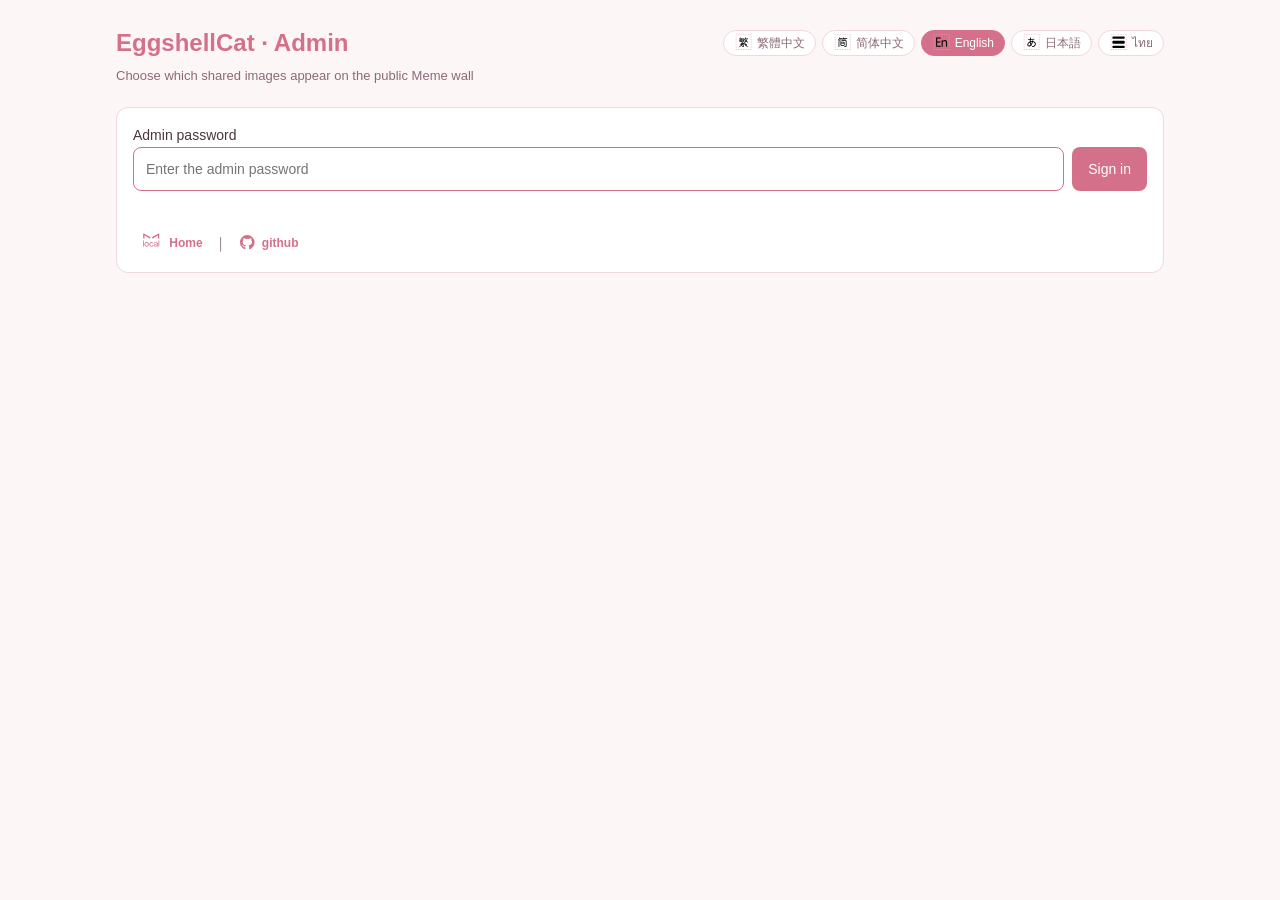
<file: admin/index.html>
<!--
	@author: [DaiEn]
	@Date: 2026-11-23
	@Correction: 2
	本次修正：支援五語系（i18n.js 獨立放在 /admin 內），標題右側放五個語言按鈕（圖示沿用主站 Emoji 字型），
	           窄螢幕時自動換行到標題下方
	上次修正：新增管理後台首頁（/admin/）—— 管理密碼登入、分享圖片「是否展示」開關
	注意：這頁不進搜尋引擎（meta robots noindex + robots.txt Disallow），也不對外宣傳
-->
<!DOCTYPE html>
<html lang="zh-Hant">
<head>
<meta charset="UTF-8">
<meta name="viewport" content="width=device-width, initial-scale=1.0">
<meta name="robots" content="noindex, nofollow">
<title>蛋殼喵 APNG 工具 — 管理後台</title>
<link rel="icon" type="image/png" href="../icon/favicon.png">
<link rel="stylesheet" href="../admin/admin.css">
</head>
<body>

<main class="ad-wrap">

	<header class="ad-head">
		<div class="ad-head-row">
			<h1 data-i18n="heading">蛋殼喵 · 管理後台</h1>

			<!-- 語言切換：圖示沿用主站（cat-214／213／215／216／239），靠右對齊 -->
			<nav class="ad-langs" aria-label="Language">
				<button class="ad-lang" data-lang="zh-TW" title="繁體中文">
					<small class="cat cat-214"></small><span>繁體中文</span>
				</button>
				<button class="ad-lang" data-lang="zh-CN" title="简体中文">
					<small class="cat cat-213"></small><span>简体中文</span>
				</button>
				<button class="ad-lang" data-lang="en" title="English">
					<small class="cat cat-215"></small><span>English</span>
				</button>
				<button class="ad-lang" data-lang="ja" title="日本語">
					<small class="cat cat-216"></small><span>日本語</span>
				</button>
				<button class="ad-lang" data-lang="th" title="ไทย">
					<small class="cat cat-239"></small><span>ไทย</span>
				</button>
			</nav>
		</div>

		<p class="ad-sub" data-i18n="subtitle">管理分享圖片要不要在前台的 Meme 牆展示</p>
	</header>

	<!-- ================= 登入 ================= -->
	<section id="adLogin" class="ad-card">
		<label for="adPassword" data-i18n="loginLabel">管理密碼</label>
		<div class="ad-row">
			<input id="adPassword" type="password" autocomplete="current-password"
			       data-i18n-ph="loginPh" placeholder="請輸入管理密碼">
			<button id="adLoginBtn" data-i18n="loginBtn">登入</button>
		</div>
		<p id="adLoginMsg" class="ad-msg"></p>
		<p class="ad-note">
			<a href="../" rel="noopener"><cat class="cat cat-089"></cat>&nbsp;Home</a>
			&nbsp;│&nbsp;
			<a href="https://github.com/egawadaien-design/eggshell-cat-apng-tool" target="_blank" rel="noopener"><cat class="cat cat-116"></cat>&nbsp;github</a>
		</p>
	</section>

	<!-- ================= 主面板 ================= -->
	<section id="adPanel" class="ad-panel" hidden>

		<div class="ad-toolbar">
			<div class="ad-tabs">
				<button class="ad-tab active" data-status="all" data-i18n="tabAll">全部</button>
				<button class="ad-tab" data-status="hidden" data-i18n="tabHidden">未展示</button>
				<button class="ad-tab" data-status="visible" data-i18n="tabVisible">已展示</button>
			</div>
			<div class="ad-tools">
				<span id="adCount" class="ad-count"></span>
				<button id="adReload" class="ad-ghost" data-i18n="reload">重新整理</button>
				<button id="adLogout" class="ad-ghost" data-i18n="logout">登出</button>
			</div>
		</div>

		<p id="adStatus" class="ad-msg"></p>
		<div id="adGrid" class="ad-grid"></div>

		<div class="ad-pager">
			<button id="adPrev" class="ad-ghost" data-i18n="prev">上一頁</button>
			<span id="adPageInfo"></span>
			<button id="adNext" class="ad-ghost" data-i18n="next">下一頁</button>
		</div>

		<p class="ad-note" data-i18n="note">「已展示」＝ 前台 Meme 牆看得到；新上傳的圖片預設是未展示，要在這裡打開才會出現。</p>
		<p class="ad-note">
			<a href="../" rel="noopener"><cat class="cat cat-089"></cat>&nbsp;Home</a>
			&nbsp;│&nbsp;
			<a href="https://github.com/egawadaien-design/eggshell-cat-apng-tool" target="_blank" rel="noopener"><cat class="cat cat-116"></cat>&nbsp;github</a>
		</p>
	</section>

</main>

<script src="../admin/i18n.js"></script>
<script src="../admin/admin.js"></script>
</body>
</html>
</file>
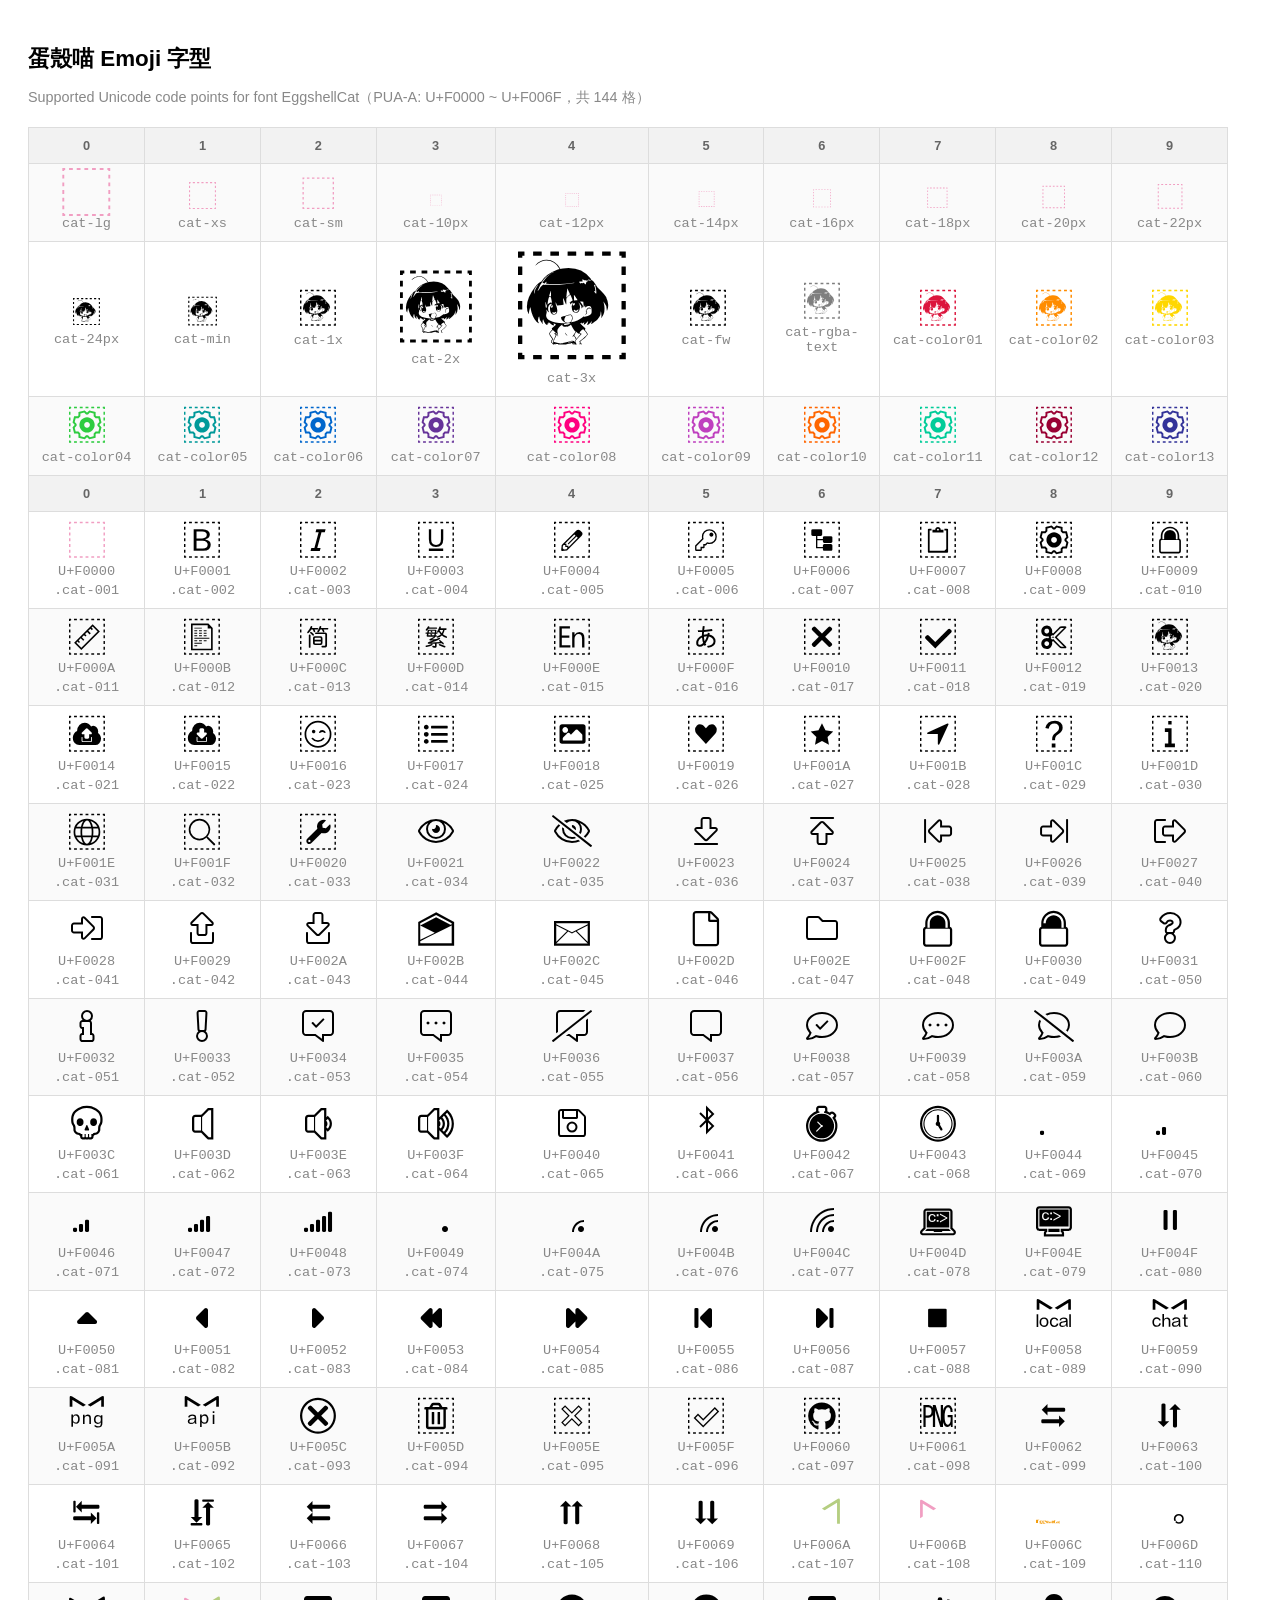
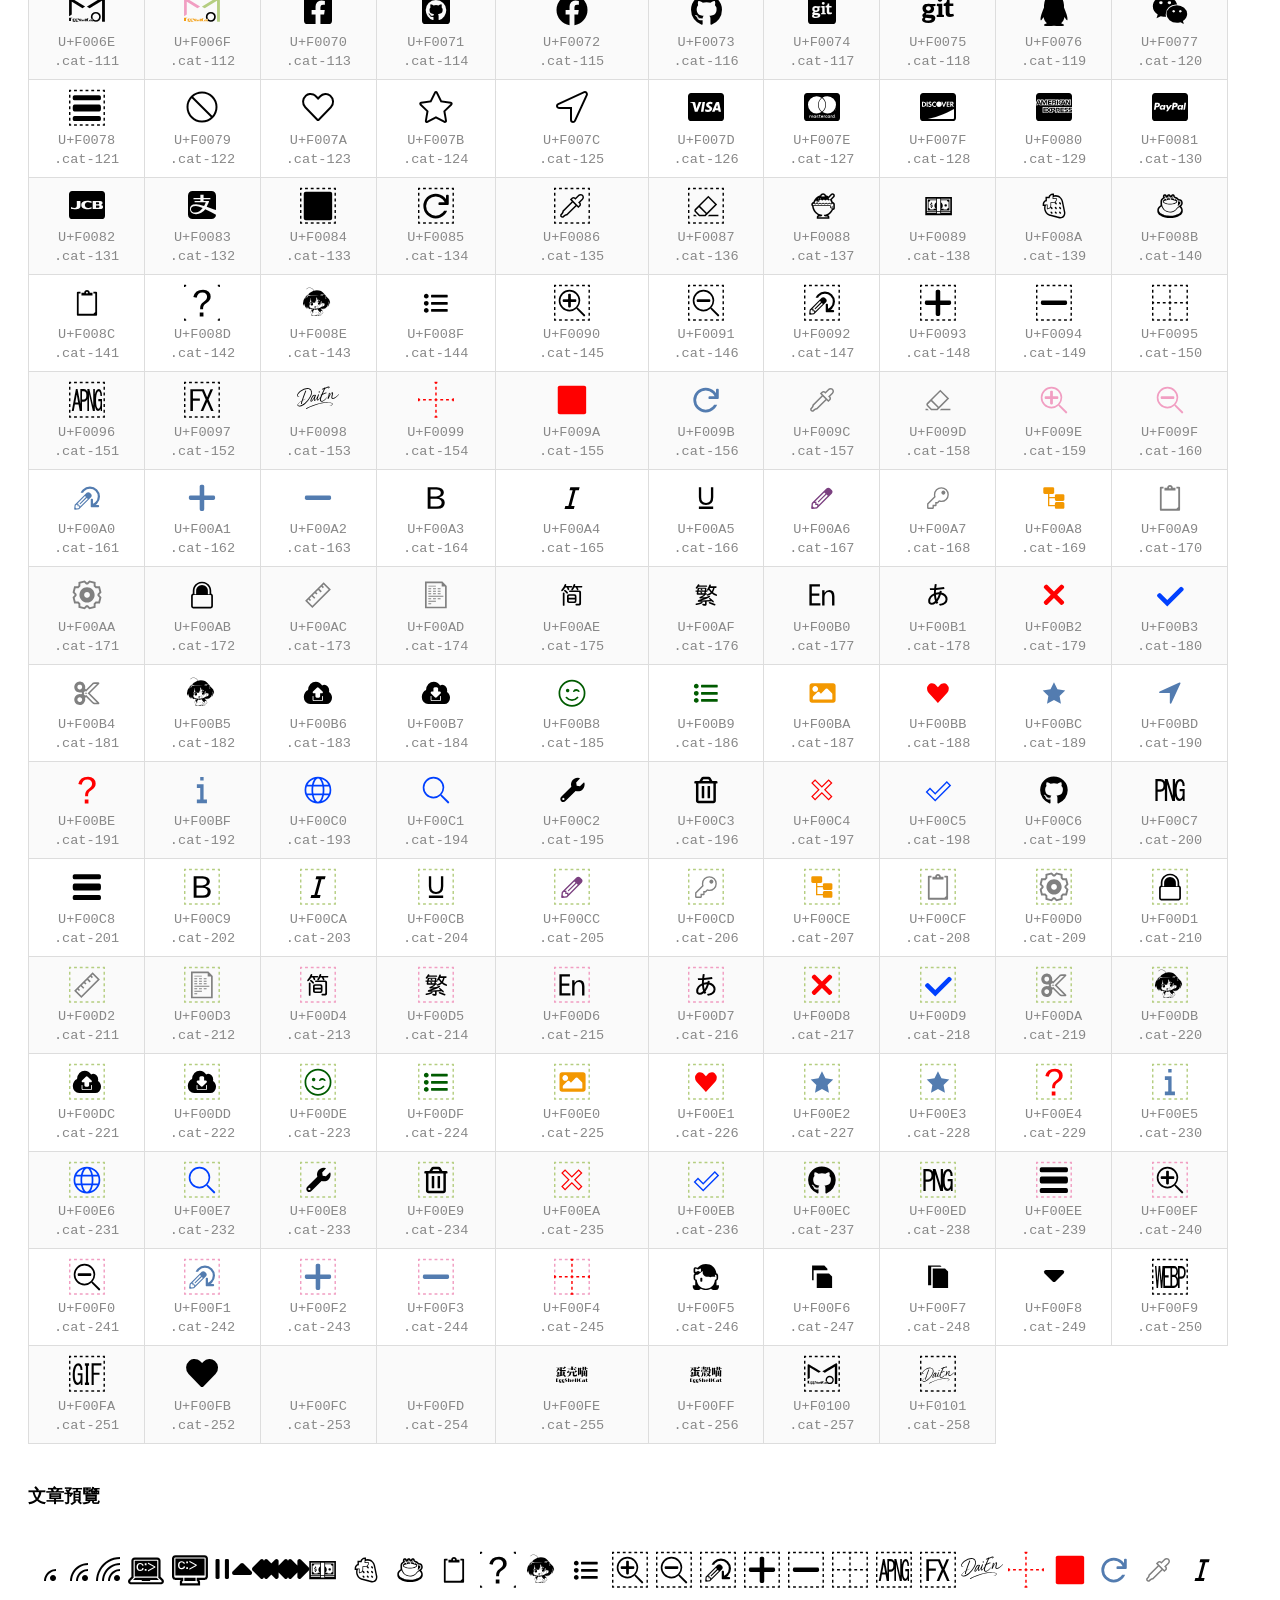
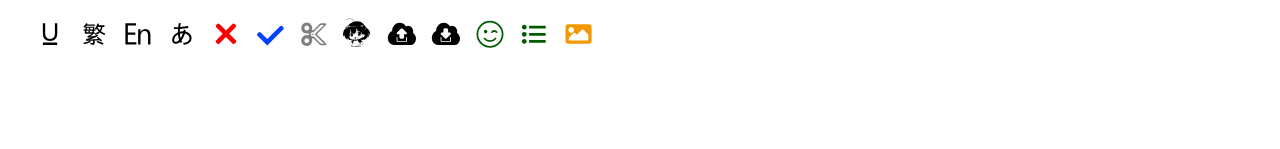
<file: webfonts/EggshellCatEmoji.html>
<!DOCTYPE html>
<html class="no-js">

<head>
	<meta http-equiv="Content-Type" content="text/html; charset=UTF-8">
	<meta name="description" content="蛋殼喵 Emoji 字型展示">
	<meta name="viewport" content="width=device-width, initial-scale=1">
	<meta name="robots" content="all,follow">
	<title>蛋殼喵 Emoji</title>
	<link href="font.css" rel="stylesheet" type="text/css">
	<link href="../icon/favicon.png" rel="shortcut icon" type="image/x-icon" />
	<style>
		body {
			font-family: sans-serif;
			padding: 20px;
		}
		h1 {
			font-size: 1.4rem;
			margin-bottom: 4px;
		}
		p.desc {
			color: #888;
			font-size: .9rem;
			margin-bottom: 20px;
		}
		table {
			border-collapse: collapse;
			width: 100%;
			max-width: 1200px;
		}
		th, td {
			border: 1px solid #ddd;
			padding: 10px;
			text-align: center;
			font-size: 2rem;
			width: 10%;
		}
		th {
			background-color: #f2f2f2;
			font-size: .8rem;
			color: #666;
		}
		tr:nth-child(even) td {
			background-color: #fafafa;
		}
		.code-label {
			display: block;
			font-size: .85rem;
			color: #888;
			margin-top: 4px;
			font-family: monospace;
		}
		.preview {
			margin-top: 30px;
			font-size: 2rem;
			line-height: 2;
		}
	</style>
</head>

<body>
	<h1>蛋殼喵 Emoji 字型</h1>
	<p class="desc">Supported Unicode code points for font EggshellCat（PUA-A: U+F0000 ~ U+F006F，共 144 格）</p>

	<table>
		<thead>
			<tr>
				<th>0</th>
				<th>1</th>
				<th>2</th>
				<th>3</th>
				<th>4</th>
				<th>5</th>
				<th>6</th>
				<th>7</th>
				<th>8</th>
				<th>9</th>
			</tr>
			<tr>
				<td><span class="cat cat-lg cat-001"></span><span class="code-label">cat-lg</span></td>
				<td><span class="cat cat-xs cat-001"></span><span class="code-label">cat-xs</span></td>
				<td><span class="cat cat-sm cat-001"></span><span class="code-label">cat-sm</span></td>
				<td><span class="cat cat-10px cat-001"></span><span class="code-label">cat-10px</span></td>
				<td><span class="cat cat-12px cat-001"></span><span class="code-label">cat-12px</span></td>
				<td><span class="cat cat-14px cat-001"></span><span class="code-label">cat-14px</span></td>
				<td><span class="cat cat-16px cat-001"></span><span class="code-label">cat-16px</span></td>
				<td><span class="cat cat-18px cat-001"></span><span class="code-label">cat-18px</span></td>
				<td><span class="cat cat-20px cat-001"></span><span class="code-label">cat-20px</span></td>
				<td><span class="cat cat-22px cat-001"></span><span class="code-label">cat-22px</span></td>
			</tr>
			<tr>
				<td><span class="cat cat-24px cat-020"></span><span class="code-label">cat-24px</span></td>
				<td><span class="cat cat-min cat-020"></span><span class="code-label">cat-min</span></td>
				<td><span class="cat cat-1x cat-020"></span><span class="code-label">cat-1x</span></td>
				<td><span class="cat cat-2x cat-020"></span><span class="code-label">cat-2x</span></td>
				<td><span class="cat cat-3x cat-020"></span><span class="code-label">cat-3x</span></td>
				<td><span class="cat cat-fw cat-020"></span><span class="code-label">cat-fw</span></td>
				<td><span class="cat cat-rgba-text cat-020"></span><span class="code-label">cat-rgba-text</span></td>
				<td><span class="cat cat-color01 cat-020"></span><span class="code-label">cat-color01</span></td>
				<td><span class="cat cat-color02 cat-020"></span><span class="code-label">cat-color02</span></td>
				<td><span class="cat cat-color03 cat-020"></span><span class="code-label">cat-color03</span></td>
			</tr>
			<tr>
				<td><span class="cat cat-color04 cat-009"></span><span class="code-label">cat-color04</span></td>
				<td><span class="cat cat-color05 cat-009"></span><span class="code-label">cat-color05</span></td>
				<td><span class="cat cat-color06 cat-009"></span><span class="code-label">cat-color06</span></td>
				<td><span class="cat cat-color07 cat-009"></span><span class="code-label">cat-color07</span></td>
				<td><span class="cat cat-color08 cat-009"></span><span class="code-label">cat-color08</span></td>
				<td><span class="cat cat-color09 cat-009"></span><span class="code-label">cat-color09</span></td>
				<td><span class="cat cat-color10 cat-009"></span><span class="code-label">cat-color10</span></td>
				<td><span class="cat cat-color11 cat-009"></span><span class="code-label">cat-color11</span></td>
				<td><span class="cat cat-color12 cat-009"></span><span class="code-label">cat-color12</span></td>
				<td><span class="cat cat-color13 cat-009"></span><span class="code-label">cat-color13</span></td>
			</tr>
			<tr>
				<th>0</th>
				<th>1</th>
				<th>2</th>
				<th>3</th>
				<th>4</th>
				<th>5</th>
				<th>6</th>
				<th>7</th>
				<th>8</th>
				<th>9</th>
			</tr>
		</thead>
		<tbody id="grid"></tbody>
	</table>

	<h2 style="margin-top:40px; font-size:1.1rem;">文章預覽</h2>
	<div class="preview" id="preview"></div>

	<script>
		// 總格數：144 格（cat-001 ~ cat-112，對應 U+F0000 ~ U+F006F）
		const TOTAL = 258;
		const GRID = document.getElementById('grid');
		const PREVIEW = document.getElementById('preview');

		for (let i = 0; i < TOTAL; i++) {
			// 每 10 格換一行
			if (i % 10 === 0) {
				var tr = document.createElement('tr');
				GRID.appendChild(tr);
			}
			var tr = GRID.lastElementChild;
			var td = document.createElement('td');
			var num = String(i + 1).padStart(3, '0');
			var code = 'F' + i.toString(16).toUpperCase().padStart(4, '0');
			td.innerHTML = '<span class="cat cat-' + num + '"></span><span class="code-label">U+' + code + '</span><span class="code-label">.cat-' + num + '</span>';
			tr.appendChild(td);
		}

		// 預覽：隨便挑幾格排成一句
		var previewList = [75, 76, 77, 78, 79, 80, 81, 82, 83, 84, 85, 138, 139, 140, 141, 142, 143, 144, 145, 146, 147, 148, 149, 150, 151, 152, 153, 154, 155, 156, 157, 165, 166, 176, 177, 178, 179, 180, 181, 182, 183, 184, 185, 186, 187];
		previewList.forEach(function (n) {
			var s = document.createElement('span');
			s.className = 'cat cat-' + String(n).padStart(3, '0');
			PREVIEW.appendChild(s);
		});
	</script>
</body>

</html>
</file>
<file: admin/admin.css>
/*
	@author: [DaiEn]
	@Date: 2026-11-24
	@Correction: 4
	本次修正：卡片底部改成「兩顆一排」的 .ad-actions（展示開關＋刪除），並新增 .ad-btn-del
	          ——刪除用白底紅字外框，不跟主動作搶色，也避免誤按時看不出哪顆是危險操作
	上次修正：補「Home／GitHub」超連結樣式（圖示＋膠囊底色＋hover／focus-visible），
	          並補上 cat-089／cat-116 兩顆圖示碼位
	上次修正：標題列改成 flex（語言鈕靠右、窄螢幕自動換行到標題下方）；
	          自行宣告 CatEmoji 字型與 5 個語言圖示（不載入主站 apng.css，避免它的全域規則污染後台）
	          新增管理後台（/admin/）樣式——沿用站台的粉色系（#d4708a）與下載鈕的深綠（rgb(20,100,80)）
	          版面刻意做得樸素：這是只給自己用的後台，不共用 apng.css（免得主站改樣式時被牽動）
*/

:root {
	--pink: #d4708a;
	--pink-dark: #c06078;
	--green: rgb(20, 100, 80);
	--green-dark: rgb(14, 75, 60);
	--bg: #fdf6f7;
	--line: #f0d8de;
	--text: #4a3540;
	--muted: #8a6a78;
}

* { box-sizing: border-box; }

body {
	margin: 0;
	background: var(--bg);
	color: var(--text);
	font-family: -apple-system, "Segoe UI", "Microsoft JhengHei", "PingFang TC", sans-serif;
	font-size: 14px;
	line-height: 1.6;
}

.ad-wrap {
	max-width: 1080px;
	margin: 0 auto;
	padding: 24px 16px 64px;
}

/* 標題列：標題靠左、語言鈕靠右；窄了就自動換行（語言鈕整組掉到標題下方） */
.ad-head-row {
	display: flex;
	align-items: center;
	justify-content: space-between;
	gap: 8px 16px;
	flex-wrap: wrap;
	margin-bottom: 4px;
}

.ad-head h1 {
	margin: 0;
	font-size: 24px;
	color: var(--pink);
}

/* 語言切換：五顆按鈕橫向並排 */
.ad-langs {
	display: flex;
	gap: 6px;
	flex-wrap: wrap;
	justify-content: flex-end;
	margin-left: auto;      /* 撐到最右邊，就算 h1 很短也不會擠在中間 */
}

.ad-lang {
	display: inline-flex;
	align-items: center;
	gap: 4px;
	padding: 5px 10px;
	font-size: 12px;
	line-height: 1.2;
	background: #fff;
	color: var(--muted);
	border: 1px solid var(--line);
	border-radius: 999px;
}
.ad-lang:hover { background: #fbeef1; color: var(--pink); border-color: #f2c9d3; }
.ad-lang.active {
	background: var(--pink);
	border-color: var(--pink);
	color: #fff;
}
.ad-lang .cat { font-size: 14px; }

.ad-sub { margin: 0 0 20px; color: var(--muted); font-size: 13px; }

/* 卡片 */
.ad-card {
	background: #fff;
	border: 1px solid var(--line);
	border-radius: 12px;
	padding: 16px;
}

.ad-note { margin: 12px 0 0; color: var(--muted); font-size: 12px; }

/* 註解列／頁尾的超連結（Home、GitHub）：做成「圖示＋文字」的小膠囊，
   不然純 <a> 會是瀏覽器預設的藍字加底線，跟站台的粉色系完全不搭 */
.ad-note a {
	display: inline-flex;
	align-items: center;
	gap: 4px;
	padding: 3px 8px;
	border-radius: 999px;
	color: var(--pink);
	text-decoration: none;
	font-weight: 600;
	line-height: 1.6;
	transition: background .15s, color .15s;
}
.ad-note a:hover { background: #fbeef1; color: var(--pink-dark); }

/* 鍵盤 Tab 到時也要看得到焦點（預設 outline 被 border-radius 切掉，自己畫一圈） */
.ad-note a:focus-visible {
	outline: 2px solid var(--pink);
	outline-offset: 2px;
	background: #fbeef1;
}

/* 連結裡的 icon：固定 15px（12px 文字旁邊 14px 會顯得偏小），垂直置中交給上面的 inline-flex */
.ad-note a .cat { font-size: 15px; line-height: 1; }

/* 按鈕 */
button {
	font: inherit;
	cursor: pointer;
	border: none;
	border-radius: 8px;
	padding: 9px 16px;
	background: var(--pink);
	color: #fff;
	transition: background .15s;
}
button:hover { background: var(--pink-dark); }
button:disabled { background: #d8b8c2; cursor: not-allowed; }

.ad-ghost {
	background: #fff;
	color: var(--muted);
	border: 1px solid var(--line);
	padding: 6px 12px;
	font-size: 13px;
}
.ad-ghost:hover { background: #fbeef1; color: var(--pink); }

/* 登入 */
.ad-row { display: flex; gap: 8px; flex-wrap: wrap; }
.ad-row input {
	flex: 1 1 240px;
	min-width: 0;
	padding: 10px 12px;
	font: inherit;
	border: 1px solid var(--line);
	border-radius: 8px;
	outline: none;
}
.ad-row input:focus { border-color: var(--pink); }

.ad-msg { margin: 10px 0 0; min-height: 18px; font-size: 13px; }
.ad-msg-err { color: #c0392b; }
.ad-msg-ok { color: var(--green); }

/* 工具列 */
.ad-toolbar {
	display: flex;
	justify-content: space-between;
	align-items: center;
	gap: 12px;
	flex-wrap: wrap;
	margin-bottom: 12px;
}

.ad-tabs { display: flex; gap: 6px; }
.ad-tab {
	background: #fff;
	color: var(--muted);
	border: 1px solid var(--line);
	padding: 6px 14px;
	font-size: 13px;
}
.ad-tab:hover { background: #fbeef1; color: var(--pink); }
.ad-tab.active {
	background: var(--pink);
	border-color: var(--pink);
	color: #fff;
}

.ad-tools { display: flex; align-items: center; gap: 8px; }
.ad-count { color: var(--muted); font-size: 13px; }

/* 圖片格 */
.ad-grid {
	display: grid;
	grid-template-columns: repeat(auto-fill, minmax(240px, 1fr));
	gap: 12px;
}

.ad-item {
	display: flex;
	flex-direction: column;
	padding: 10px;
	gap: 10px;
}
/* 未展示的用虛線框提醒「這張前台看不到」 */
.ad-off { border-style: dashed; }

.ad-thumb {
	position: relative;
	display: block;
	width: 100%;
	aspect-ratio: 1 / 1;
	border-radius: 8px;
	overflow: hidden;
	background:
		linear-gradient(45deg, #eee 25%, transparent 25%, transparent 75%, #eee 75%) 0 0 / 16px 16px,
		linear-gradient(45deg, #eee 25%, transparent 25%, transparent 75%, #eee 75%) 8px 8px / 16px 16px,
		#fff;
}
.ad-thumb img {
	width: 100%;
	height: 100%;
	object-fit: contain;
	display: block;
}

.ad-badge {
	position: absolute;
	top: 6px;
	left: 6px;
	padding: 2px 8px;
	border-radius: 999px;
	font-size: 11px;
	color: #fff;
	background: #b07d8d;
}
.ad-on .ad-badge { background: var(--green); }

.ad-info { display: flex; flex-direction: column; gap: 4px; }
.ad-title { font-weight: 600; word-break: break-word; }
.ad-line { font-size: 12px; color: var(--muted); }
.ad-tags { color: var(--pink); }
.ad-id { font-family: ui-monospace, Consolas, monospace; }

.ad-info button { margin-top: 6px; font-size: 13px; padding: 8px 12px; }
.ad-btn-show { background: var(--green); }
.ad-btn-show:hover { background: var(--green-dark); }
.ad-btn-hide { background: #b07d8d; }
.ad-btn-hide:hover { background: #96636f; }

/* 卡片底部兩顆動作鈕：展示開關＋刪除排成一列（單獨一顆時就整條寬，跟原本一樣） */
.ad-actions { display: flex; gap: 8px; margin-top: 6px; }
.ad-actions button { margin-top: 0; flex: 1 1 0; }

/* 刪除：白底紅字外框。後台唯一的破壞性操作，刻意不用實心色，
   避免跟「放到前台展示」這顆綠色主動作搶眼，也降低誤點的機率 */
.ad-btn-del {
	background: #fff;
	color: #c0392b;
	border: 1px solid #f2c9d3;
	font-size: 13px;
	padding: 8px 12px;
}
.ad-btn-del:hover { background: #fdecea; color: #a52a1e; border-color: #e8b4ad; }
.ad-btn-del:disabled { background: #faf5f6; color: #c9a9b3; border-color: #f0dde3; }

/* 分頁 */
.ad-pager {
	display: flex;
	justify-content: center;
	align-items: center;
	gap: 12px;
	margin-top: 18px;
	color: var(--muted);
	font-size: 13px;
}

/* ===== 蛋殼喵 Emoji 字型（語言圖示用；從主站 apng.css 搬最小一組過來） =====
   路徑從 /admin/admin.css 出發 → ../webfonts/ 就是主站的字型資料夾 */
@font-face {
	font-family: 'CatEmoji';
	font-style: normal;
	font-display: block;
	src: url(../webfonts/EggshellCat.woff) format("woff"),
		url(../webfonts/EggshellCat.ttf) format("truetype");
}

.cat {
	font-family: 'CatEmoji', sans-serif;
	-moz-osx-font-smoothing: grayscale;
	-webkit-font-smoothing: antialiased;
	display: inline-block;
	font-style: normal;
	font-weight: 300;
	font-variant: normal;
	text-rendering: auto;
	line-height: 1;
}

/* 圖示碼位：cat-089／116 給超連結用；cat-213~239 是五個語言鈕（編號與主站 index.html 一致） */
.cat-089:before { content: "\F0058"; }   /* Home */
.cat-116:before { content: "\F0073"; }   /* GitHub */
.cat-213:before { content: "\F00D4"; }   /* 简体中文 */
.cat-214:before { content: "\F00D5"; }   /* 繁體中文 */
.cat-215:before { content: "\F00D6"; }   /* English */
.cat-216:before { content: "\F00D7"; }   /* 日本語 */
.cat-239:before { content: "\F00EE"; }   /* ไทย */

/* 手機 */
@media (max-width: 560px) {
	.ad-wrap { padding: 16px 10px 48px; }
	.ad-head h1 { font-size: 20px; }
	.ad-grid { grid-template-columns: 1fr; }
	.ad-toolbar { align-items: flex-start; }

	/* 窄螢幕：語言鈕整組移到標題下方，靠左排 */
	.ad-head-row { align-items: flex-start; }
	.ad-langs {
		width: 100%;
		margin-left: 0;
		margin-top: 8px;
		justify-content: flex-start;
	}
}
</file>
<file: webfonts/font.css>
/* ============================================================
   蛋殼喵 Emoji 字型樣式
   @author: DaiEn
   @Date: 2026-11-23
   @Correction: 1
		本次修正：補上 MIT 授權聲明（Emoji 字型與 .cat-xxx 圖示定義以 MIT 釋出，全文見 webfonts/LICENSE）
   ============================================================ */

/* 字型宣告 */
@font-face {
	font-family: 'CatEmoji';
	font-style: normal;
	font-display: block;
	src: /*url(EggshellCat.woff2) format("woff2"),*/
		url(EggshellCat.woff) format("woff"),
		url(EggshellCat.ttf) format("truetype");
}

/* 基礎樣式：所有 .cat 都套用這個字型 */
.cat {
	font-family: 'CatEmoji';
	-moz-osx-font-smoothing: grayscale;
	-webkit-font-smoothing: antialiased;
	display: inline-block;
	font-style: normal;
	font-variant: normal;
	text-rendering: auto;
	font-weight: 300;
	line-height: 1.2;
}

/* 尺寸：大 */
.cat-lg {
	font-size: 1.33333em;
	line-height: .75em;
	vertical-align: -.0667em;
}

/* 尺寸：小 / 極小 */
.cat-xs { font-size: .75em; }
.cat-sm { font-size: .875em; }
.cat-min { font-size: 0.8em; }

/* 尺寸：固定 px */
.cat-10px { font-size: 10px; }
.cat-12px { font-size: 12px; }
.cat-14px { font-size: 14px; }
.cat-16px { font-size: 16px; }
.cat-18px { font-size: 18px; }
.cat-20px { font-size: 20px; }
.cat-22px { font-size: 22px; }
.cat-24px { font-size: 24px; }

/* 尺寸：倍數 */
.cat-1x { font-size: 1em; }
.cat-2x { font-size: 2em; }
.cat-3x { font-size: 3em; }
.cat-4x { font-size: 4em; }
.cat-5x { font-size: 5em; }
.cat-6x { font-size: 6em; }
.cat-7x { font-size: 7em; }
.cat-8x { font-size: 8em; }
.cat-9x { font-size: 9em; }
.cat-10x { font-size: 10em; }

/* 固定寬：置中對齊 */
.cat-fw {
	text-align: center;
	width: 1.25em;
}

/* 黑色 50% 透明 */
.cat-rgba-text {
	color: rgba(0, 0, 0, 0.5);
}

/* ============================================================
   112 個貓咪 emoji：PUA-A U+F0000 ~ U+F006F
   ============================================================ */
.cat-001:before { content: "\F0000"; }
.cat-002:before { content: "\F0001"; }
.cat-003:before { content: "\F0002"; }
.cat-004:before { content: "\F0003"; }
.cat-005:before { content: "\F0004"; }
.cat-006:before { content: "\F0005"; }
.cat-007:before { content: "\F0006"; }
.cat-008:before { content: "\F0007"; }
.cat-009:before { content: "\F0008"; }
.cat-010:before { content: "\F0009"; }
.cat-011:before { content: "\F000A"; }
.cat-012:before { content: "\F000B"; }
.cat-013:before { content: "\F000C"; }
.cat-014:before { content: "\F000D"; }
.cat-015:before { content: "\F000E"; }
.cat-016:before { content: "\F000F"; }
.cat-017:before { content: "\F0010"; }
.cat-018:before { content: "\F0011"; }
.cat-019:before { content: "\F0012"; }
.cat-020:before { content: "\F0013"; }
.cat-021:before { content: "\F0014"; }
.cat-022:before { content: "\F0015"; }
.cat-023:before { content: "\F0016"; }
.cat-024:before { content: "\F0017"; }
.cat-025:before { content: "\F0018"; }
.cat-026:before { content: "\F0019"; }
.cat-027:before { content: "\F001A"; }
.cat-028:before { content: "\F001B"; }
.cat-029:before { content: "\F001C"; }
.cat-030:before { content: "\F001D"; }
.cat-031:before { content: "\F001E"; }
.cat-032:before { content: "\F001F"; }
.cat-033:before { content: "\F0020"; }
.cat-034:before { content: "\F0021"; }
.cat-035:before { content: "\F0022"; }
.cat-036:before { content: "\F0023"; }
.cat-037:before { content: "\F0024"; }
.cat-038:before { content: "\F0025"; }
.cat-039:before { content: "\F0026"; }
.cat-040:before { content: "\F0027"; }
.cat-041:before { content: "\F0028"; }
.cat-042:before { content: "\F0029"; }
.cat-043:before { content: "\F002A"; }
.cat-044:before { content: "\F002B"; }
.cat-045:before { content: "\F002C"; }
.cat-046:before { content: "\F002D"; }
.cat-047:before { content: "\F002E"; }
.cat-048:before { content: "\F002F"; }
.cat-049:before { content: "\F0030"; }
.cat-050:before { content: "\F0031"; }
.cat-051:before { content: "\F0032"; }
.cat-052:before { content: "\F0033"; }
.cat-053:before { content: "\F0034"; }
.cat-054:before { content: "\F0035"; }
.cat-055:before { content: "\F0036"; }
.cat-056:before { content: "\F0037"; }
.cat-057:before { content: "\F0038"; }
.cat-058:before { content: "\F0039"; }
.cat-059:before { content: "\F003A"; }
.cat-060:before { content: "\F003B"; }
.cat-061:before { content: "\F003C"; }
.cat-062:before { content: "\F003D"; }
.cat-063:before { content: "\F003E"; }
.cat-064:before { content: "\F003F"; }
.cat-065:before { content: "\F0040"; }
.cat-066:before { content: "\F0041"; }
.cat-067:before { content: "\F0042"; }
.cat-068:before { content: "\F0043"; }
.cat-069:before { content: "\F0044"; }
.cat-070:before { content: "\F0045"; }
.cat-071:before { content: "\F0046"; }
.cat-072:before { content: "\F0047"; }
.cat-073:before { content: "\F0048"; }
.cat-074:before { content: "\F0049"; }
.cat-075:before { content: "\F004A"; }
.cat-076:before { content: "\F004B"; }
.cat-077:before { content: "\F004C"; }
.cat-078:before { content: "\F004D"; }
.cat-079:before { content: "\F004E"; }
.cat-080:before { content: "\F004F"; }
.cat-081:before { content: "\F0050"; }
.cat-082:before { content: "\F0051"; }
.cat-083:before { content: "\F0052"; }
.cat-084:before { content: "\F0053"; }
.cat-085:before { content: "\F0054"; }
.cat-086:before { content: "\F0055"; }
.cat-087:before { content: "\F0056"; }
.cat-088:before { content: "\F0057"; }
.cat-089:before { content: "\F0058"; }
.cat-090:before { content: "\F0059"; }
.cat-091:before { content: "\F005A"; }
.cat-092:before { content: "\F005B"; }
.cat-093:before { content: "\F005C"; }
.cat-094:before { content: "\F005D"; }
.cat-095:before { content: "\F005E"; }
.cat-096:before { content: "\F005F"; }
.cat-097:before { content: "\F0060"; }
.cat-098:before { content: "\F0061"; }
.cat-099:before { content: "\F0062"; }
.cat-100:before { content: "\F0063"; }
.cat-101:before { content: "\F0064"; }
.cat-102:before { content: "\F0065"; }
.cat-103:before { content: "\F0066"; }
.cat-104:before { content: "\F0067"; }
.cat-105:before { content: "\F0068"; }
.cat-106:before { content: "\F0069"; }
.cat-107:before { content: "\F006A"; }
.cat-108:before { content: "\F006B"; }
.cat-109:before { content: "\F006C"; }
.cat-110:before { content: "\F006D"; }
.cat-111:before { content: "\F006E"; }
.cat-112:before { content: "\F006F"; }

.cat-113:before { content: "\F0070"; }
.cat-114:before { content: "\F0071"; }
.cat-115:before { content: "\F0072"; }
.cat-116:before { content: "\F0073"; }
.cat-117:before { content: "\F0074"; }
.cat-118:before { content: "\F0075"; }
.cat-119:before { content: "\F0076"; }
.cat-120:before { content: "\F0077"; }
.cat-121:before { content: "\F0078"; }
.cat-122:before { content: "\F0079"; }
.cat-123:before { content: "\F007A"; }
.cat-124:before { content: "\F007B"; }
.cat-125:before { content: "\F007C"; }
.cat-126:before { content: "\F007D"; }
.cat-127:before { content: "\F007E"; }
.cat-128:before { content: "\F007F"; }
.cat-129:before { content: "\F0080"; }
.cat-130:before { content: "\F0081"; }
.cat-131:before { content: "\F0082"; }
.cat-132:before { content: "\F0083"; }
.cat-133:before { content: "\F0084"; }
.cat-134:before { content: "\F0085"; }
.cat-135:before { content: "\F0086"; }
.cat-136:before { content: "\F0087"; }
.cat-137:before { content: "\F0088"; }
.cat-138:before { content: "\F0089"; }
.cat-139:before { content: "\F008A"; }
.cat-140:before { content: "\F008B"; }
.cat-141:before { content: "\F008C"; }
.cat-142:before { content: "\F008D"; }
.cat-143:before { content: "\F008E"; }
.cat-144:before { content: "\F008F"; }
.cat-145:before { content: "\F0090"; }
.cat-146:before { content: "\F0091"; }
.cat-147:before { content: "\F0092"; }
.cat-148:before { content: "\F0093"; }
.cat-149:before { content: "\F0094"; }
.cat-150:before { content: "\F0095"; }
.cat-151:before { content: "\F0096"; }
.cat-152:before { content: "\F0097"; }
.cat-153:before { content: "\F0098"; }
.cat-154:before { content: "\F0099"; }
.cat-155:before { content: "\F009A"; }
.cat-156:before { content: "\F009B"; }
.cat-157:before { content: "\F009C"; }
.cat-158:before { content: "\F009D"; }
.cat-159:before { content: "\F009E"; }
.cat-160:before { content: "\F009F"; }
.cat-161:before { content: "\F00A0"; }
.cat-162:before { content: "\F00A1"; }
.cat-163:before { content: "\F00A2"; }
.cat-164:before { content: "\F00A3"; }
.cat-165:before { content: "\F00A4"; }
.cat-166:before { content: "\F00A5"; }
.cat-167:before { content: "\F00A6"; }
.cat-168:before { content: "\F00A7"; }
.cat-169:before { content: "\F00A8"; }
.cat-170:before { content: "\F00A9"; }
.cat-171:before { content: "\F00AA"; }
.cat-172:before { content: "\F00AB"; }
.cat-173:before { content: "\F00AC"; }
.cat-174:before { content: "\F00AD"; }
.cat-175:before { content: "\F00AE"; }
.cat-176:before { content: "\F00AF"; }
.cat-177:before { content: "\F00B0"; }
.cat-178:before { content: "\F00B1"; }
.cat-179:before { content: "\F00B2"; }
.cat-180:before { content: "\F00B3"; }
.cat-181:before { content: "\F00B4"; }
.cat-182:before { content: "\F00B5"; }
.cat-183:before { content: "\F00B6"; }
.cat-184:before { content: "\F00B7"; }
.cat-185:before { content: "\F00B8"; }
.cat-186:before { content: "\F00B9"; }
.cat-187:before { content: "\F00BA"; }
.cat-188:before { content: "\F00BB"; }
.cat-189:before { content: "\F00BC"; }
.cat-190:before { content: "\F00BD"; }
.cat-191:before { content: "\F00BE"; }
.cat-192:before { content: "\F00BF"; }
.cat-193:before { content: "\F00C0"; }
.cat-194:before { content: "\F00C1"; }
.cat-195:before { content: "\F00C2"; }
.cat-196:before { content: "\F00C3"; }
.cat-197:before { content: "\F00C4"; }
.cat-198:before { content: "\F00C5"; }
.cat-199:before { content: "\F00C6"; }
.cat-200:before { content: "\F00C7"; }
.cat-201:before { content: "\F00C8"; }
.cat-202:before { content: "\F00C9"; }
.cat-203:before { content: "\F00CA"; }
.cat-204:before { content: "\F00CB"; }
.cat-205:before { content: "\F00CC"; }
.cat-206:before { content: "\F00CD"; }
.cat-207:before { content: "\F00CE"; }
.cat-208:before { content: "\F00CF"; }
.cat-209:before { content: "\F00D0"; }
.cat-210:before { content: "\F00D1"; }
.cat-211:before { content: "\F00D2"; }
.cat-212:before { content: "\F00D3"; }
.cat-213:before { content: "\F00D4"; }
.cat-214:before { content: "\F00D5"; }
.cat-215:before { content: "\F00D6"; }
.cat-216:before { content: "\F00D7"; }
.cat-217:before { content: "\F00D8"; }
.cat-218:before { content: "\F00D9"; }
.cat-219:before { content: "\F00DA"; }
.cat-220:before { content: "\F00DB"; }
.cat-221:before { content: "\F00DC"; }
.cat-222:before { content: "\F00DD"; }
.cat-223:before { content: "\F00DE"; }
.cat-224:before { content: "\F00DF"; }
.cat-225:before { content: "\F00E0"; }
.cat-226:before { content: "\F00E1"; }
.cat-227:before { content: "\F00E2"; }
.cat-228:before { content: "\F00E3"; }
.cat-229:before { content: "\F00E4"; }
.cat-230:before { content: "\F00E5"; }
.cat-231:before { content: "\F00E6"; }
.cat-232:before { content: "\F00E7"; }
.cat-233:before { content: "\F00E8"; }
.cat-234:before { content: "\F00E9"; }
.cat-235:before { content: "\F00EA"; }
.cat-236:before { content: "\F00EB"; }
.cat-237:before { content: "\F00EC"; }
.cat-238:before { content: "\F00ED"; }
.cat-239:before { content: "\F00EE"; }
.cat-240:before { content: "\F00EF"; }
.cat-241:before { content: "\F00F0"; }
.cat-242:before { content: "\F00F1"; }
.cat-243:before { content: "\F00F2"; }
.cat-244:before { content: "\F00F3"; }
.cat-245:before { content: "\F00F4"; }
.cat-246:before { content: "\F00F5"; }
.cat-247:before { content: "\F00F6"; }
.cat-248:before { content: "\F00F7"; }
.cat-249:before { content: "\F00F8"; }
.cat-250:before { content: "\F00F9"; }
.cat-251:before { content: "\F00FA"; }
.cat-252:before { content: "\F00FB"; }
.cat-253:before { content: "\F00FC"; }
.cat-254:before { content: "\F00FD"; }
.cat-255:before { content: "\F00FE"; }
.cat-256:before { content: "\F00FF"; }
.cat-257:before { content: "\F0100"; }
.cat-258:before { content: "\F0101"; }

/* ============================================================
   13 個鮮豔配色
   ============================================================ */
.cat-color01 { color: rgba(220, 20, 60, 1.0); }
.cat-color02 { color: rgba(255, 140, 0, 1.0); }
.cat-color03 { color: rgba(255, 215, 0, 1.0); }
.cat-color04 { color: rgba(46, 204, 64, 1.0); }
.cat-color05 { color: rgba(0, 153, 153, 1.0); }
.cat-color06 { color: rgba(0, 102, 204, 1.0); }
.cat-color07 { color: rgba(102, 51, 153, 1.0); }
.cat-color08 { color: rgba(255, 0, 127, 1.0); }
.cat-color09 { color: rgba(191, 64, 191, 1.0); }
.cat-color10 { color: rgba(255, 102, 0, 1.0); }
.cat-color11 { color: rgba(0, 204, 153, 1.0); }
.cat-color12 { color: rgba(153, 0, 51, 1.0); }
.cat-color13 { color: rgba(51, 51, 153, 1.0); }
</file>
